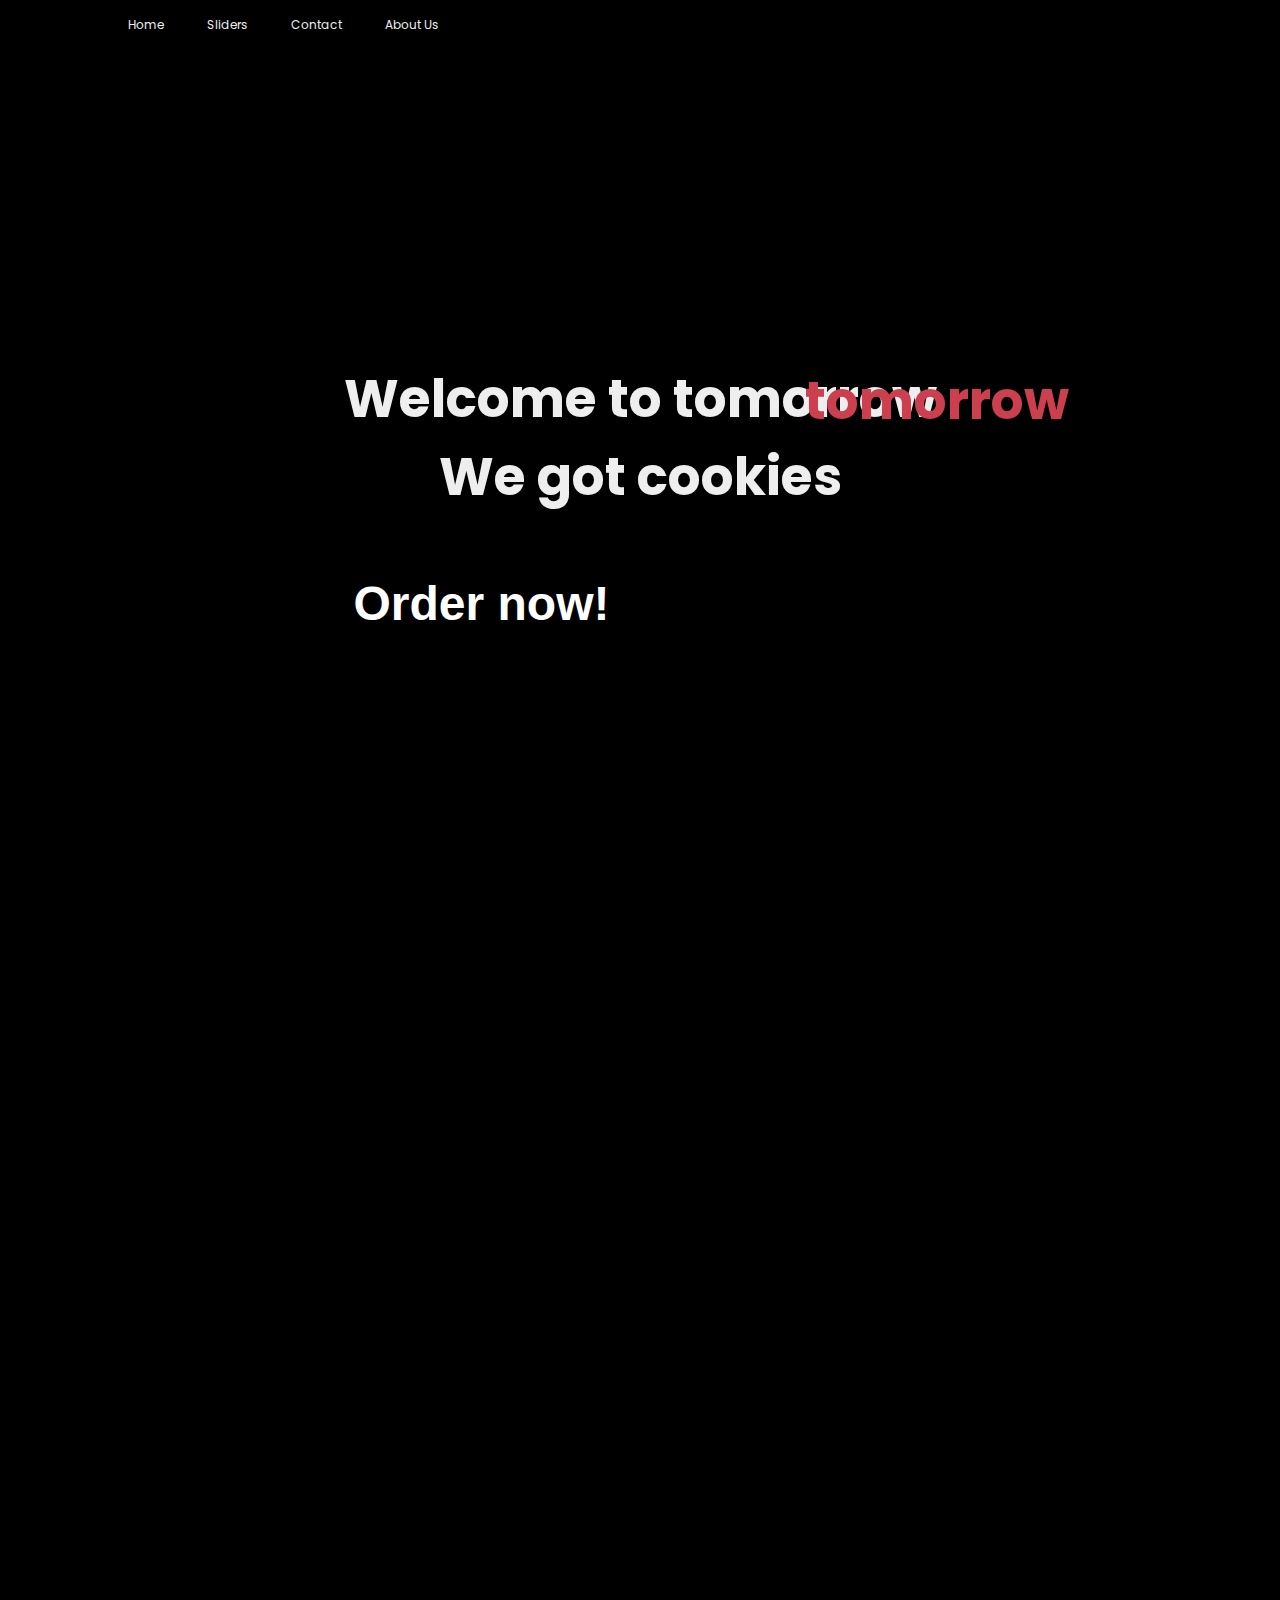
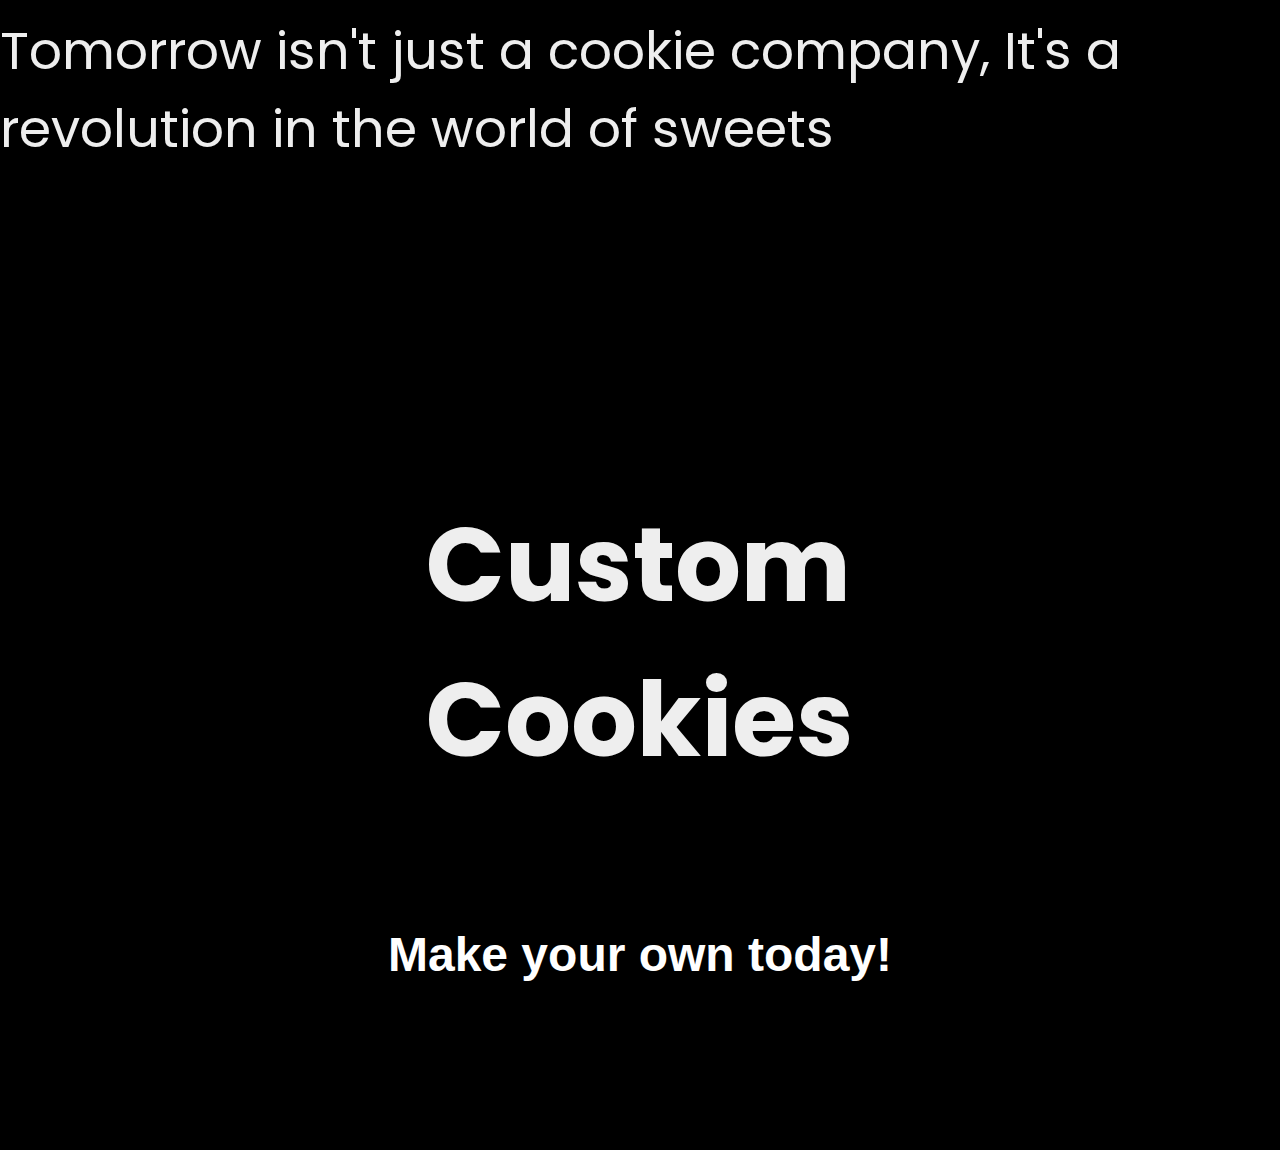
<file: index.html>
<!DOCTYPE html>
<html>
  <head>
    <link rel="stylesheet" href="/index.css" />
    <script type="text/javascript" src="/index.js"></script>
  </head>
  <body>
    <div class="content-g">
    <header>
      <nav>
          <a href="#">Home</a>
          <a href="Carousels.html">Sliders</a>
          <a href="#">Contact</a>
          <a href="#">About Us</a>
      </nav>
    </header>
    <section>
      <div class="'cta">
        <h1 class="section-1-title">Welcome to 
          <span class="tomorrow">tomorrow</span><br/>We got cookies
        </h1>
        <button class="cta-btn">Order now!</button>
      </div>
    </section>
    <section class="section-2">
      <div class="section-2-title">
        <h1 class="section-2-h1">
          Innovation<br/>at Its <span class="red">Core</span>
        </h1>
        <img 
          src="boxes.svg" 
          class="section-2-img"
          width="400"
          height="400"
        />
      </div>
      <div class="subtitle">
        Tomorrow isn't just a cookie company, It's a revolution in the world of sweets
      </div>
    </section>
    <section class="section-3">
      <h1>Custom<br/> Cookies</h1>
      <button class="section-3-btn">Make your own today!</button>
    </section>
  </div>
  </body>
</html>
</file>
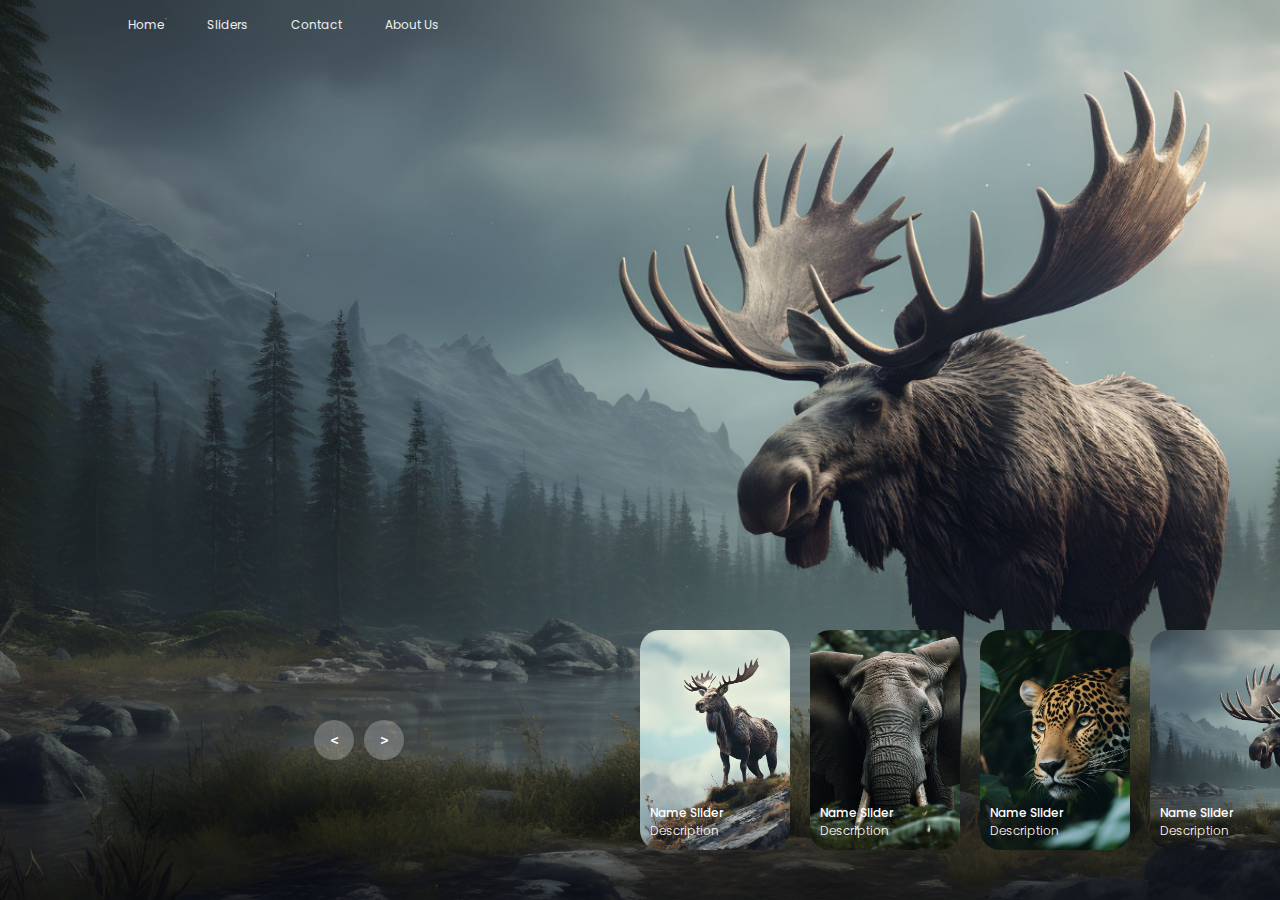
<file: Carousels.html>
<!DOCTYPE html>
<html lang="en">
<head>
    <meta charset="UTF-8">
    <meta name="viewport" content="width=device-width, initial-scale=1.0">
    <title>Document</title>
    <link rel="stylesheet" href="index.css">
</head>
<body>
    <div class="body">
    <header>
        <nav>
            <a href="index.html">Home</a>
            <a href="#">Sliders</a>
            <a href="#">Contact</a>
            <a href="#">About Us</a>
        </nav>
    </header>

    <!-- carousel -->
    <div class="carousel">
        <!-- list item -->
        <div class="list">
            <div class="item">
                <img src="image/img1.jpg">
                <div class="content">
                    <div class="author">THE GENIUS CODER</div>
                    <div class="title">DESIGN SLIDER</div>
                    <div class="topic">ANIMAL</div>
                    <div class="des">
                        <!-- lorem 50 -->
                        Lorem ipsum dolor, sit amet consectetur adipisicing elit. Ut sequi, rem magnam nesciunt minima placeat, itaque eum neque officiis unde, eaque optio ratione aliquid assumenda facere ab et quasi ducimus aut doloribus non numquam. Explicabo, laboriosam nisi reprehenderit tempora at laborum natus unde. Ut, exercitationem eum aperiam illo illum laudantium?
                    </div>
                    <div class="buttons">
                        <button>SEE MORE</button>
                        <button>SUBSCRIBE</button>
                    </div>
                </div>
            </div>
            <div class="item">
                <img src="image/img2.jpg">
                <div class="content">
                    <div class="author">THE GENIUS CODER</div>
                    <div class="title">DESIGN SLIDER</div>
                    <div class="topic">ANIMAL</div>
                    <div class="des">
                        Lorem ipsum dolor, sit amet consectetur adipisicing elit. Ut sequi, rem magnam nesciunt minima placeat, itaque eum neque officiis unde, eaque optio ratione aliquid assumenda facere ab et quasi ducimus aut doloribus non numquam. Explicabo, laboriosam nisi reprehenderit tempora at laborum natus unde. Ut, exercitationem eum aperiam illo illum laudantium?
                    </div>
                    <div class="buttons">
                        <button>SEE MORE</button>
                        <button>SUBSCRIBE</button>
                    </div>
                </div>
            </div>
            <div class="item">
                <img src="image/img3.jpg">
                <div class="content">
                    <div class="author">THE GENIUS CODER</div>
                    <div class="title">DESIGN SLIDER</div>
                    <div class="topic">ANIMAL</div>
                    <div class="des">
                        Lorem ipsum dolor, sit amet consectetur adipisicing elit. Ut sequi, rem magnam nesciunt minima placeat, itaque eum neque officiis unde, eaque optio ratione aliquid assumenda facere ab et quasi ducimus aut doloribus non numquam. Explicabo, laboriosam nisi reprehenderit tempora at laborum natus unde. Ut, exercitationem eum aperiam illo illum laudantium?
                    </div>
                    <div class="buttons">
                        <button>SEE MORE</button>
                        <button>SUBSCRIBE</button>
                    </div>
                </div>
            </div>
            <div class="item">
                <img src="image/img4.jpg">
                <div class="content">
                    <div class="author">THE GENIUS CODER</div>
                    <div class="title">DESIGN SLIDER</div>
                    <div class="topic">ANIMAL</div>
                    <div class="des">
                        Lorem ipsum dolor, sit amet consectetur adipisicing elit. Ut sequi, rem magnam nesciunt minima placeat, itaque eum neque officiis unde, eaque optio ratione aliquid assumenda facere ab et quasi ducimus aut doloribus non numquam. Explicabo, laboriosam nisi reprehenderit tempora at laborum natus unde. Ut, exercitationem eum aperiam illo illum laudantium?
                    </div>
                    <div class="buttons">
                        <button>SEE MORE</button>
                        <button>SUBSCRIBE</button>
                    </div>
                </div>
            </div>
        </div>
        <!-- list thumnail -->
        <div class="thumbnail">
            <div class="item">
                <img src="image/img1.jpg">
                <div class="content">
                    <div class="title">
                        Name Slider
                    </div>
                    <div class="description">
                        Description
                    </div>
                </div>
            </div>
            <div class="item">
                <img src="image/img2.jpg">
                <div class="content">
                    <div class="title">
                        Name Slider
                    </div>
                    <div class="description">
                        Description
                    </div>
                </div>
            </div>
            <div class="item">
                <img src="image/img3.jpg">
                <div class="content">
                    <div class="title">
                        Name Slider
                    </div>
                    <div class="description">
                        Description
                    </div>
                </div>
            </div>
            <div class="item">
                <img src="image/img4.jpg">
                <div class="content">
                    <div class="title">
                        Name Slider
                    </div>
                    <div class="description">
                        Description
                    </div>
                </div>
            </div>
        </div>
        <!-- next prev -->

        <div class="arrows">
            <button id="prev"><</button>
            <button id="next">></button>
        </div>
        <!-- time running -->
        <div class="time"></div>
    </div>

    <script src="index.js"></script>
</div>
</body>
</html>
</file>
<file: index.css>
@import url('https://fonts.googleapis.com/css2?family=Poppins:ital,wght@0,100;0,200;0,300;0,400;0,500;0,600;0,700;0,800;0,900;1,100;1,200;1,300;1,400;1,500;1,600;1,700;1,800;1,900&display=swap');
body{
  margin: 0;
  overflow-x: hidden;
}
.body{
  margin: 0;
  background-color: #000;
  color: #eee;
  font-family: Poppins;
  overflow: hidden;
  font-size: 12px;
}
.content-g {
  font-family: Poppins;
  overflow-x: hidden;
  display: flex;
  flex-direction: column;
  align-items: center;
  min-height: 95vh;
  margin: 0;
  background-color: #000;
  color: #eee;
  font-family: Poppins;
  font-size: 12px;
}

/**HOME STYLE*/
.box {
  margin-top: 500px;
  width: 500px;
  height: 500px;
  background-color: white;
}

.invisible-box {
  height: 50vh;
}

.scroll-element {
  width: 500px;
  height: 500px;
  margin-bottom: 500px;
  background-color: white;
  transition: all 2s;
  opacity: 0;
}

.scroll-element.visible {
  opacity: 1;
}
.cta{
  display: flex;
  flex-direction: column;
  justify-content: center;
  align-items: center;
}

.section-1-title{
  font-size: 52px;
  margin: auto;
  text-align: center;
}

.tomorrow{
  position: relative;
}
.tomorrow::after{
  content: 'tomorrow';
  background-color: transparent;
  background-size: contain;
  background-position: bottom;
  color: #cc3f4e;
  position: absolute;
  left: 50%;
  top : 0;
  height: 110%;
  animation: tomorrow 1.5s ease 0.5s both;
}

@keyframes tomorrow {
  from {
    opacity: 0;
    transform: translate(-60%);
  }
  to {
    transform: translateX(-50%);
    opacity: 1;
  }
}

@keyframes btn-grow {
  from {
    width: 20px;
  }
  to {
    width: 360px;
  }
}
@keyframes btn-grow-2 {
  from {
    width: 20px;
  }
  to {
    width: 360px;
  }
}
.red{
  color: #cc3f4e;
}

section{
  display: flex;
  flex-direction: column;
  align-items: center;
  justify-content: center;
  height: 100vh;
}
.subtitle{
  font-size: 52px;
  max-width: 1280px;
  margin: auto;
  margin-top: 50px;
}

.section-2-title{
  display: flex;
  align-items: center;
  justify-content: space-between;
  flex-wrap: nowrap;
  font-size: 52px;
  max-width: 1280px;
  margin: auto;
}

.section-2-h1{
  opacity: 0;
  transition: all 0.5s;
  transform: translateX(-200px);
}
.section-2-h1.visible{
  opacity: 1;
  transform: translateX(0);
}

.section-2-img{
  opacity: 0;
  transition: all 0.5s;
  transform: translateX(200px);
}

.section-2-img.visible{
  transform: translateX(0);
  opacity: 1;
}
.section-3{
  font-size: 52px;
}

.cta-btn{
  border: none;
  color: white;
  background-color: transparent;
  font-size: 3rem;
  font-weight: 700;
  margin-top: 50px;
  position: relative;
  padding: 10px;
  cursor: pointer;
}
.cta-btn::after{
  content: '';
  background-color: #cc3f4e;
  width: 200px;
  height: 80px;
  position: absolute;
  top: 0;
  right: -40px;
  z-index: -1;
  transition: all 0.2s;
}

.cta-btn:hover:after{
  width: 360px;
}

.section-3-btn{
  border: none;
  color: white;
  background-color: transparent;
  font-size: 3rem;
  font-weight:700;
  margin-top: 50px;
  position: relative;
  padding-top: 10px;
  cursor: pointer;
}
.section-3-btn::after{
  content: '';
  background-color: #cc3f4e;
  width: 300px;
  height: 80px;
  position: absolute;
  top: 0;
  left: 0;
  z-index: -1;
  transition: all 0.2s;
}
.section-3-btn:hover:after{
  width: 600px;
}

@media screen and (max-width: 760px) {
  section {
  height: 100vh;
  margin-top: 35%;
  margin-bottom: 35%;
  font-size: medium;
  }
  .cta-btn::after{
    max-width: 760px;
    animation: btn-grow 1.5s ease 0.7s both;
  }
  .section-3-btn::after{
    max-width: 760px;
    animation: btn-grow-2 1.5s ease 0.7s both;
  }
}

/**CAROUSEL STYLE*/
a{
    text-decoration: none;
}
header{
    width: 1140px;
    max-width: 80%;
    margin: auto;
    height: 50px;
    display: flex;
    align-items: center;
    position: relative;
    z-index: 100;
}
header a{
    color: #eee;
    margin-right: 40px;
}
/* carousel */
.carousel{
    height: 100vh;
    margin-top: -50px;
    width: 100vw;
    overflow: hidden;
    position: relative;
}
.carousel .list .item{
    width: 100%;
    height: 100%;
    position: absolute;
    inset: 0 0 0 0;
}
.carousel .list .item img{
    width: 100%;
    height: 100%;
    object-fit: cover;
}
.carousel .list .item .content{
    position: absolute;
    top: 20%;
    width: 1140px;
    max-width: 80%;
    left: 50%;
    transform: translateX(-50%);
    padding-right: 30%;
    box-sizing: border-box;
    color: #fff;
    text-shadow: 0 5px 10px #0004;
}
.carousel .list .item .author{
    font-weight: bold;
    letter-spacing: 10px;
}
.carousel .list .item .title,
.carousel .list .item .topic{
    font-size: 5em;
    font-weight: bold;
    line-height: 1.3em;
}
.carousel .list .item .topic{
    color: #f1683a;
}
.carousel .list .item .buttons{
    display: grid;
    grid-template-columns: repeat(2, 130px);
    grid-template-rows: 40px;
    gap: 5px;
    margin-top: 20px;
}
.carousel .list .item .buttons button{
    border: none;
    background-color: #eee;
    letter-spacing: 3px;
    font-family: Poppins;
    font-weight: 500;
}
.carousel .list .item .buttons button:nth-child(2){
    background-color: transparent;
    border: 1px solid #fff;
    color: #eee;
}
/* thumbail */
.thumbnail{
    position: absolute;
    bottom: 50px;
    left: 50%;
    width: max-content;
    z-index: 100;
    display: flex;
    gap: 20px;
}
.thumbnail .item{
    width: 150px;
    height: 220px;
    flex-shrink: 0;
    position: relative;
}
.thumbnail .item img{
    width: 100%;
    height: 100%;
    object-fit: cover;
    border-radius: 20px;
}
.thumbnail .item .content{
    color: #fff;
    position: absolute;
    bottom: 10px;
    left: 10px;
    right: 10px;
}
.thumbnail .item .content .title{
    font-weight: 500;
}
.thumbnail .item .content .description{
    font-weight: 300;
}
/* arrows */
.arrows{
    position: absolute;
    top: 80%;
    right: 52%;
    z-index: 100;
    width: 300px;
    max-width: 30%;
    display: flex;
    gap: 10px;
    align-items: center;
}
.arrows button{
    width: 40px;
    height: 40px;
    border-radius: 50%;
    background-color: #eee4;
    border: none;
    color: #fff;
    font-family: monospace;
    font-weight: bold;
    transition: .5s;
}
.arrows button:hover{
    background-color: #fff;
    color: #000;
}

/* animation */
.carousel .list .item:nth-child(1){
    z-index: 1;
}

/* animation text in first item */

.carousel .list .item:nth-child(1) .content .author,
.carousel .list .item:nth-child(1) .content .title,
.carousel .list .item:nth-child(1) .content .topic,
.carousel .list .item:nth-child(1) .content .des,
.carousel .list .item:nth-child(1) .content .buttons
{
    transform: translateY(50px);
    filter: blur(20px);
    opacity: 0;
    animation: showContent .5s 1s linear 1 forwards;
}
@keyframes showContent{
    to{
        transform: translateY(0px);
        filter: blur(0px);
        opacity: 1;
    }
}
.carousel .list .item:nth-child(1) .content .title{
    animation-delay: 1.2s!important;
}
.carousel .list .item:nth-child(1) .content .topic{
    animation-delay: 1.4s!important;
}
.carousel .list .item:nth-child(1) .content .des{
    animation-delay: 1.6s!important;
}
.carousel .list .item:nth-child(1) .content .buttons{
    animation-delay: 1.8s!important;
}
/* create animation when next click */
.carousel.next .list .item:nth-child(1) img{
    width: 150px;
    height: 220px;
    position: absolute;
    bottom: 50px;
    left: 50%;
    border-radius: 30px;
    animation: showImage .5s linear 1 forwards;
}
@keyframes showImage{
    to{
        bottom: 0;
        left: 0;
        width: 100%;
        height: 100%;
        border-radius: 0;
    }
}

.carousel.next .thumbnail .item:nth-last-child(1){
    overflow: hidden;
    animation: showThumbnail .5s linear 1 forwards;
}
.carousel.prev .list .item img{
    z-index: 100;
}
@keyframes showThumbnail{
    from{
        width: 0;
        opacity: 0;
    }
}
.carousel.next .thumbnail{
    animation: effectNext .5s linear 1 forwards;
}

@keyframes effectNext{
    from{
        transform: translateX(150px);
    }
}

/* running time */

.carousel .time{
    position: absolute;
    z-index: 1000;
    width: 0%;
    height: 3px;
    background-color: #f1683a;
    left: 0;
    top: 0;
}

.carousel.next .time,
.carousel.prev .time{
    animation: runningTime 3s linear 1 forwards;
}
@keyframes runningTime{
    from{ width: 100%}
    to{width: 0}
}


/* prev click */

.carousel.prev .list .item:nth-child(2){
    z-index: 2;
}

.carousel.prev .list .item:nth-child(2) img{
    animation: outFrame 0.5s linear 1 forwards;
    position: absolute;
    bottom: 0;
    left: 0;
}
@keyframes outFrame{
    to{
        width: 150px;
        height: 220px;
        bottom: 50px;
        left: 50%;
        border-radius: 20px;
    }
}

.carousel.prev .thumbnail .item:nth-child(1){
    overflow: hidden;
    opacity: 0;
    animation: showThumbnail .5s linear 1 forwards;
}
.carousel.next .arrows button,
.carousel.prev .arrows button{
    pointer-events: none;
}
.carousel.prev .list .item:nth-child(2) .content .author,
.carousel.prev .list .item:nth-child(2) .content .title,
.carousel.prev .list .item:nth-child(2) .content .topic,
.carousel.prev .list .item:nth-child(2) .content .des,
.carousel.prev .list .item:nth-child(2) .content .buttons
{
    animation: contentOut 1.5s linear 1 forwards!important;
}

@keyframes contentOut{
    to{
        transform: translateY(-150px);
        filter: blur(20px);
        opacity: 0;
    }
}
@media screen and (max-width: 678px) {
    .carousel .list .item .content{
        padding-right: 0;
    }
    .carousel .list .item .content .title{
        font-size: 30px;
    }
}
</file>
